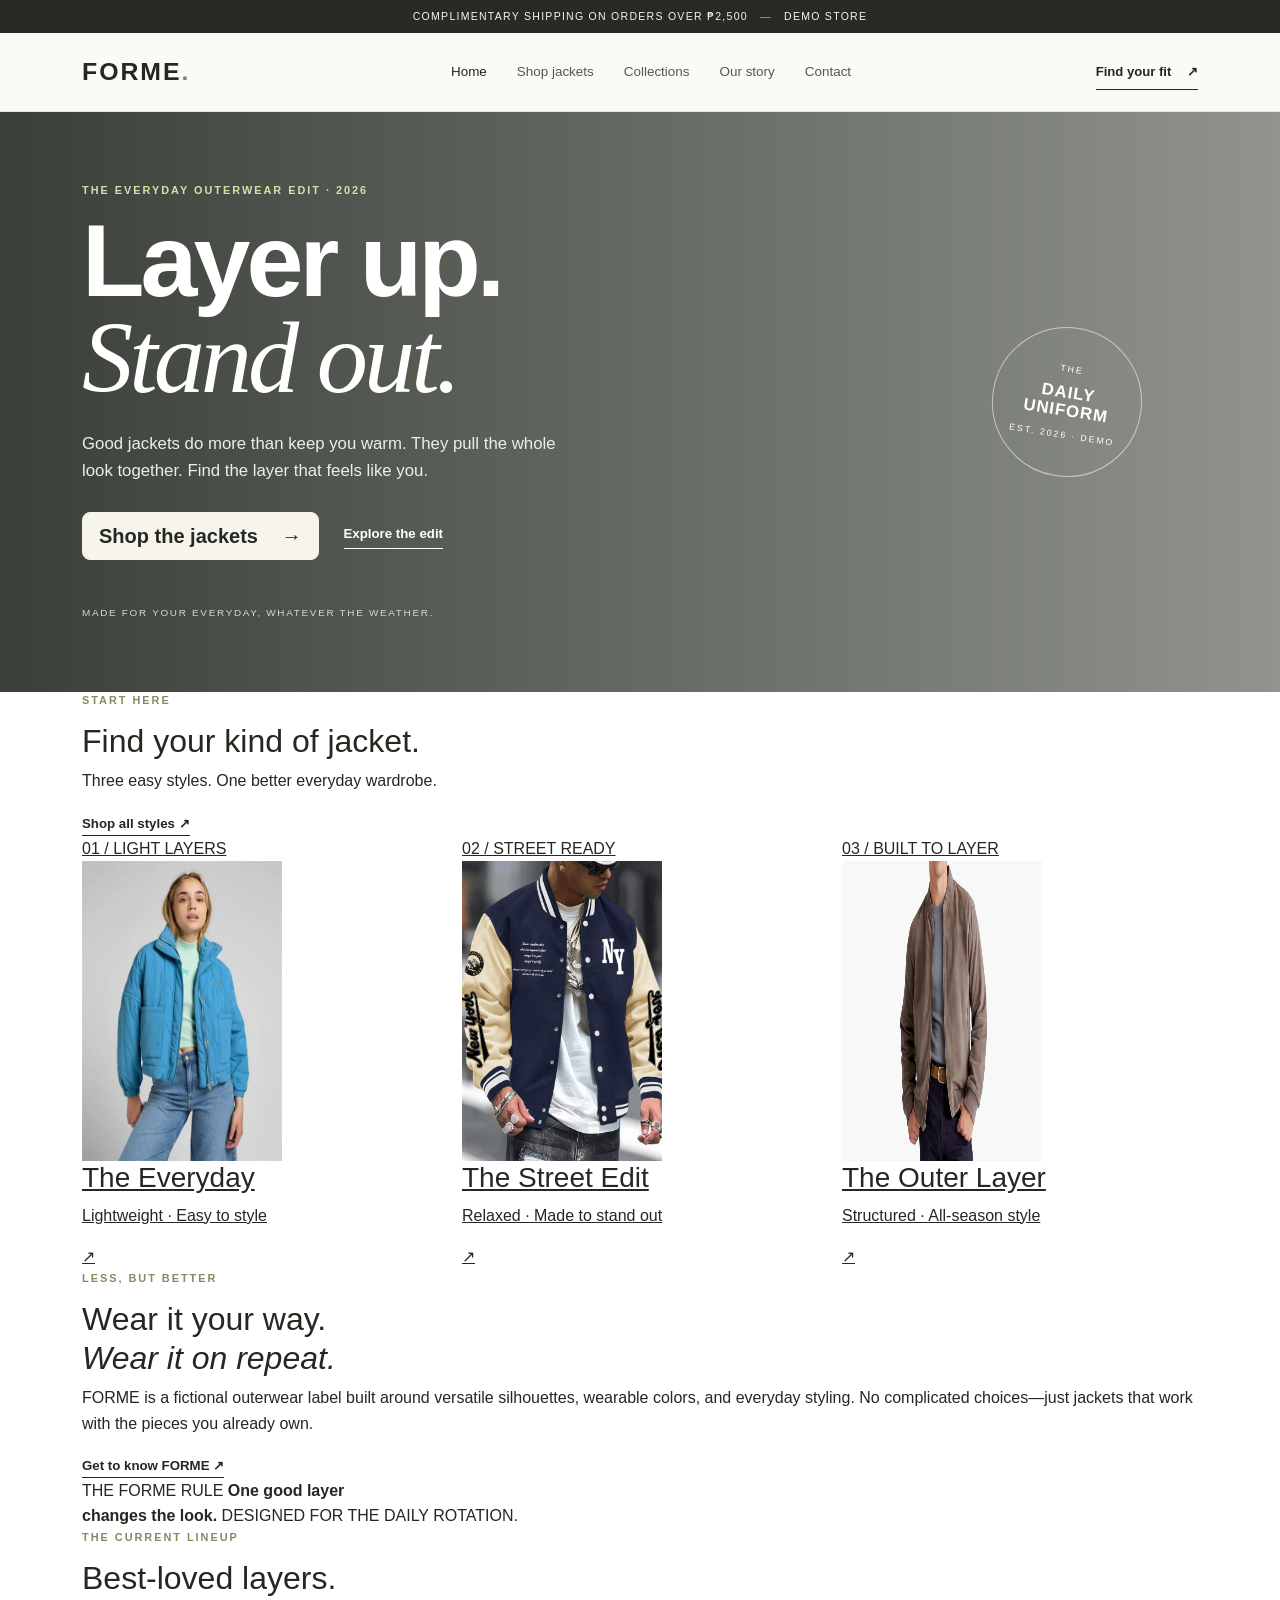
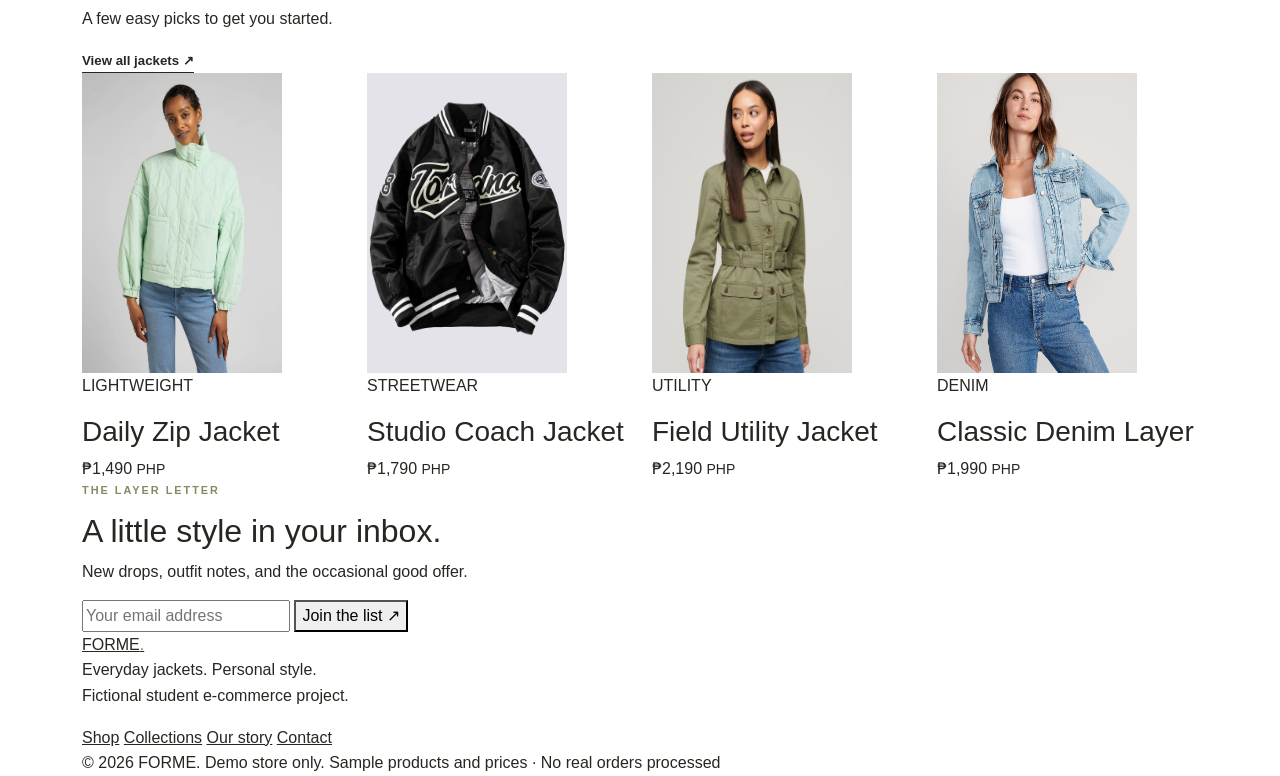
<file: index.html>
<!doctype html>
<html lang="en">
<head>
  <meta charset="utf-8">
  <meta name="viewport" content="width=device-width, initial-scale=1">
  <title>FORME — Jackets for Every Day</title>
  <link href="https://cdn.jsdelivr.net/npm/bootstrap@5.3.3/dist/css/bootstrap.min.css" rel="stylesheet">
  <link rel="stylesheet" href="css/style.css">
</head>
<body>

  <!-- Announcement Bar -->
  <div class="announcement">
    COMPLIMENTARY SHIPPING ON ORDERS OVER ₱2,500 <span>—</span> DEMO STORE
  </div>

  <!-- Navigation -->
  <nav class="navbar navbar-expand-lg navbar-light store-nav sticky-top">
    <div class="container">
      <a class="navbar-brand" href="index.html">FORME<span>.</span></a>
      <button class="navbar-toggler" type="button" data-bs-toggle="collapse" data-bs-target="#nav" aria-label="Toggle navigation">
        <span class="navbar-toggler-icon"></span>
      </button>
      <div class="collapse navbar-collapse" id="nav">
        <ul class="navbar-nav mx-auto">
          <li class="nav-item"><a class="nav-link active" href="index.html">Home</a></li>
          <li class="nav-item"><a class="nav-link" href="shop.html">Shop jackets</a></li>
          <li class="nav-item"><a class="nav-link" href="collections.html">Collections</a></li>
          <li class="nav-item"><a class="nav-link" href="our-story.html">Our story</a></li>
          <li class="nav-item"><a class="nav-link" href="contact.html">Contact</a></li>
        </ul>
        <a class="nav-cta" href="shop.html">Find your fit <span>↗</span></a>
      </div>
    </div>
  </nav>

  <!-- Hero Section -->
  <header class="hero">
    <div class="hero-shade"></div>
    <div class="container hero-inner">
      <div class="hero-copy">
        <p class="kicker">THE EVERYDAY OUTERWEAR EDIT · 2026</p>
        <h1>Layer up.<br><em>Stand out.</em></h1>
        <p>
          Good jackets do more than keep you warm. They pull the whole look together.
          Find the layer that feels like you.
        </p>
        <div class="hero-actions">
          <a class="btn btn-dark btn-lg" href="shop.html">Shop the jackets <span>→</span></a>
          <a class="under-link" href="collections.html">Explore the edit</a>
        </div>
        <div class="hero-caption">MADE FOR YOUR EVERYDAY, WHATEVER THE WEATHER.</div>
      </div>
      <div class="hero-stamp">
        <span>THE</span>
        <strong>DAILY<br>UNIFORM</strong>
        <span>EST. 2026 · DEMO</span>
      </div>
    </div>
  </header>

  <!-- Style Tiles -->
  <section class="container section-pad">
    <div class="section-top">
      <div>
        <p class="kicker">START HERE</p>
        <h2>Find your kind of jacket.</h2>
        <p class="muted">Three easy styles. One better everyday wardrobe.</p>
      </div>
      <a href="shop.html" class="under-link">Shop all styles ↗</a>
    </div>
    <div class="row g-4">
      <div class="col-md-4">
        <a class="style-tile tile-olive" href="shop.html">
          <span class="tile-number">01 / LIGHT LAYERS</span>
          <div class="tile-art"><img src="images/lightlayers.webp" alt="" height="300" width="200"></div>
          <div class="tile-bottom">
            <div>
              <h3>The Everyday</h3>
              <p>Lightweight · Easy to style</p>
            </div>
            <span class="round-arrow">↗</span>
          </div>
        </a>
      </div>
      <div class="col-md-4">
        <a class="style-tile tile-sand" href="shop.html">
          <span class="tile-number">02 / STREET READY</span>
          <div class="tile-art"><img src="images/streetready.jpg" alt="" height="300" width="200"></div>
          <div class="tile-bottom">
            <div>
              <h3>The Street Edit</h3>
              <p>Relaxed · Made to stand out</p>
            </div>
            <span class="round-arrow">↗</span>
          </div>
        </a>
      </div>
      <div class="col-md-4">
        <a class="style-tile tile-charcoal" href="shop.html">
          <span class="tile-number">03 / BUILT TO LAYER</span>
          <div class="tile-art"><img src="images/buildlayer-jackets-04.jpg" alt="" height="300" width="200"></div>
          <div class="tile-bottom">
            <div>
              <h3>The Outer Layer</h3>
              <p>Structured · All-season style</p>
            </div>
            <span class="round-arrow">↗</span>
          </div>
        </a>
      </div>
    </div>
  </section>

  <!-- Editorial Section -->
  <section class="editorial">
    <div class="container editorial-grid">
      <div class="editorial-mark"></div>
      <div>
        <p class="kicker">LESS, BUT BETTER</p>
        <h2>Wear it your way.<br><em>Wear it on repeat.</em></h2>
        <p>
          FORME is a fictional outerwear label built around versatile silhouettes,
          wearable colors, and everyday styling. No complicated choices—just jackets
          that work with the pieces you already own.
        </p>
        <a href="our-story.html" class="under-link">Get to know FORME ↗</a>
      </div>
      <div class="editorial-note">
        <span>THE FORME RULE</span>
        <strong>One good layer<br>changes the look.</strong>
        <span>DESIGNED FOR THE DAILY ROTATION.</span>
      </div>
    </div>
  </section>

  <!-- Product Lineup -->
  <section class="container section-pad">
    <div class="section-top">
      <div>
        <p class="kicker">THE CURRENT LINEUP</p>
        <h2>Best-loved layers.</h2>
        <p class="muted">A few easy picks to get you started.</p>
      </div>
      <a href="shop.html" class="under-link">View all jackets ↗</a>
    </div>
    <div class="row g-4">
      <div class="col-6 col-lg-3">
        <article class="mini-product">
          <a href="shop.html" class="mini-image mini-1">
            <img src="images/light2.jpg" height="300" width="200">
          </a>
          <p class="product-type">LIGHTWEIGHT</p>
          <h3>Daily Zip Jacket</h3>
          <div class="product-price">₱1,490 <small>PHP</small></div>
        </article>
      </div>
      <div class="col-6 col-lg-3">
        <article class="mini-product">
          <a href="shop.html" class="mini-image mini-2"><img src="images/street wear.jpg" alt="" height="300" width="200"></a>
          <p class="product-type">STREETWEAR</p>
          <h3>Studio Coach Jacket</h3>
          <div class="product-price">₱1,790 <small>PHP</small></div>
        </article>
      </div>
      <div class="col-6 col-lg-3">
        <article class="mini-product">
          <a href="shop.html" class="mini-image mini-3"><img src="images/utility.avif" alt="" height="300" width="200"></a>
          <p class="product-type">UTILITY</p>
          <h3>Field Utility Jacket</h3>
          <div class="product-price">₱2,190 <small>PHP</small></div>
        </article>
      </div>
      <div class="col-6 col-lg-3">
        <article class="mini-product">
          <a href="shop.html" class="mini-image mini-4"><img src="images/denim.avif" alt="" height="300" width="200"></a>
          <p class="product-type">DENIM</p>
          <h3>Classic Denim Layer</h3>
          <div class="product-price">₱1,990 <small>PHP</small></div>
        </article>
      </div>
    </div>
  </section>

    <!-- Newsletter -->
  <section class="newsletter">
    <div class="container newsletter-inner">
      <div>
        <p class="kicker">THE LAYER LETTER</p>
        <h2>A little style in your inbox.</h2>
        <p>New drops, outfit notes, and the occasional good offer.</p>
      </div>
      <form id="newsletterForm" class="newsletter-form">
        <label class="visually-hidden" for="newsletterEmail">Email address</label>
        <input type="email" id="newsletterEmail" placeholder="Your email address" required>
        <button type="submit">Join the list ↗</button>
      </form>
    </div>
  </section>

  <!-- Footer -->
  <footer class="footer">
    <div class="container">
      <div class="footer-main">
        <a class="footer-logo" href="index.html">FORME<span>.</span></a>
        <p>
          Everyday jackets. Personal style.<br>
          Fictional student e-commerce project.
        </p>
        <div class="footer-links">
          <a href="shop.html">Shop</a>
          <a href="collections.html">Collections</a>
          <a href="our-story.html">Our story</a>
          <a href="contact.html">Contact</a>
        </div>
      </div>
      <div class="footer-bottom">
        <span>© 2026 FORME. Demo store only.</span>
        <span>Sample products and prices · No real orders processed</span>
      </div>
    </div>
  </footer>

  <!-- Scripts -->
  <script src="https://cdn.jsdelivr.net/npm/bootstrap@5.3.3/dist/js/bootstrap.bundle.min.js"></script>
  <script src="js/main.js"></script>
</body>
</html>
</file>
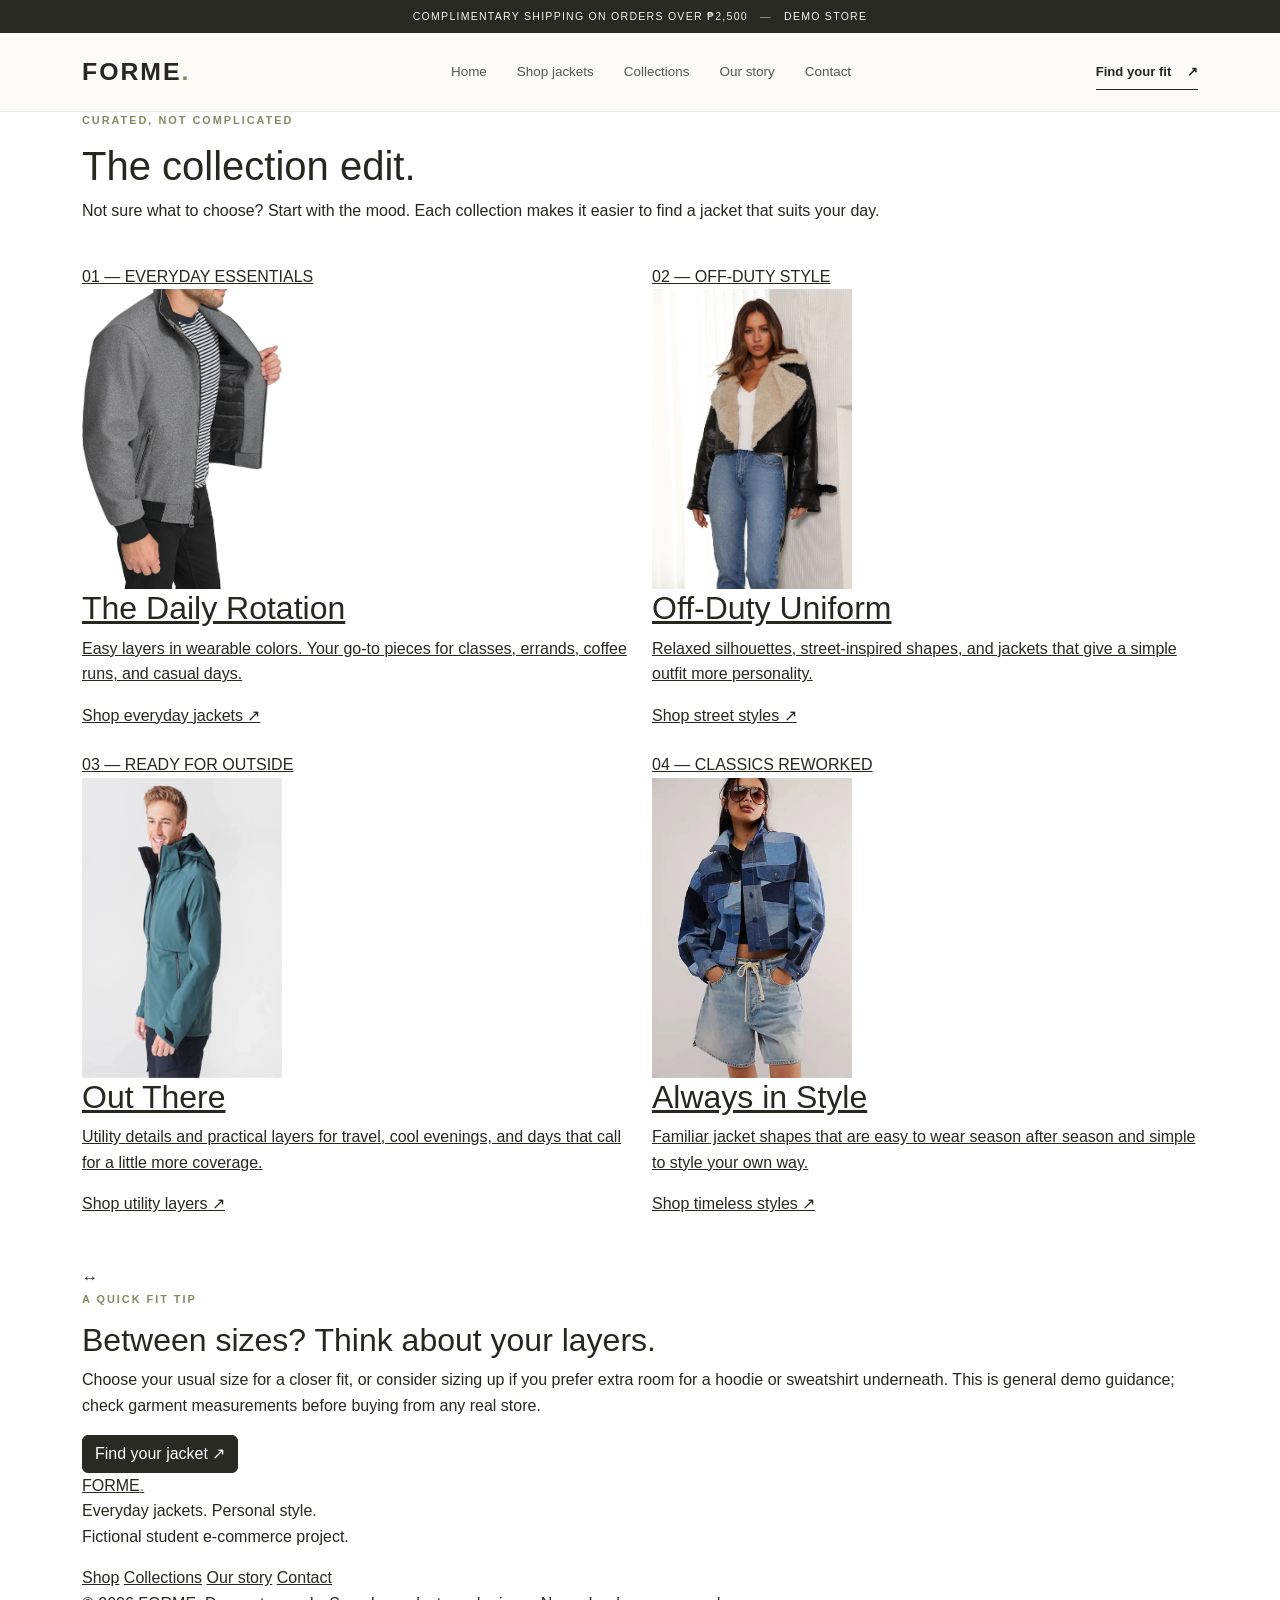
<file: collections.html>
<!doctype html>
<html lang="en">
<head>
  <meta charset="utf-8">
  <meta name="viewport" content="width=device-width, initial-scale=1">
  <title>Collections | FORME</title>
  <link href="https://cdn.jsdelivr.net/npm/bootstrap@5.3.3/dist/css/bootstrap.min.css" rel="stylesheet">
  <link rel="stylesheet" href="css/style.css">
</head>
<body>

  <!-- Announcement Bar -->
  <div class="announcement">
    COMPLIMENTARY SHIPPING ON ORDERS OVER ₱2,500 <span>—</span> DEMO STORE
  </div>

  <!-- Navigation -->
  <nav class="navbar navbar-expand-lg navbar-light store-nav sticky-top">
    <div class="container">
      <a class="navbar-brand" href="index.html">FORME<span>.</span></a>
      <button class="navbar-toggler" type="button" data-bs-toggle="collapse" data-bs-target="#nav" aria-label="Toggle navigation">
        <span class="navbar-toggler-icon"></span>
      </button>
      <div class="collapse navbar-collapse" id="nav">
        <ul class="navbar-nav mx-auto">
          <li class="nav-item"><a class="nav-link" href="index.html">Home</a></li>
          <li class="nav-item"><a class="nav-link" href="shop.html">Shop jackets</a></li>
          <li class="nav-item"><a class="nav-link" href="collections.html">Collections</a></li>
          <li class="nav-item"><a class="nav-link" href="our-story.html">Our story</a></li>
          <li class="nav-item"><a class="nav-link" href="contact.html">Contact</a></li>
        </ul>
        <a class="nav-cta" href="shop.html">Find your fit <span>↗</span></a>
      </div>
    </div>
  </nav>

  <!-- Main Content -->
  <main class="container section-pad">
    <div class="page-intro">
      <p class="kicker">CURATED, NOT COMPLICATED</p>
      <h1>The collection edit.</h1>
      <p>
        Not sure what to choose? Start with the mood. Each collection makes it easier
        to find a jacket that suits your day.
      </p>
    </div>

    <!-- Collections Grid -->
    <div class="row g-4 mt-2">
      <div class="col-md-6">
        <a class="collection-card collection-olive" href="shop.html">
          <span class="collection-index">01 — EVERYDAY ESSENTIALS</span>
          <div class="collection-art"><img src="images/essentials.jpg" alt="" height="300" width="200"></div>
          <div class="collection-copy">
            <h2>The Daily Rotation</h2>
            <p>
              Easy layers in wearable colors. Your go-to pieces for classes, errands,
              coffee runs, and casual days.
            </p>
            <span>Shop everyday jackets ↗</span>
          </div>
        </a>
      </div>

      <div class="col-md-6">
        <a class="collection-card collection-stone" href="shop.html">
          <span class="collection-index">02 — OFF-DUTY STYLE</span>
          <div class="collection-art"><img src="images/off duty.webp" alt="" height="300" width="200"></div>
          <div class="collection-copy">
            <h2>Off-Duty Uniform</h2>
            <p>
              Relaxed silhouettes, street-inspired shapes, and jackets that give
              a simple outfit more personality.
            </p>
            <span>Shop street styles ↗</span>
          </div>
        </a>
      </div>

      <div class="col-md-6">
        <a class="collection-card collection-blue" href="shop.html">
          <span class="collection-index">03 — READY FOR OUTSIDE</span>
          <div class="collection-art"><img src="images/outside.webp" alt="" height="300" width="200"></div>
          <div class="collection-copy">
            <h2>Out There</h2>
            <p>
              Utility details and practical layers for travel, cool evenings,
              and days that call for a little more coverage.
            </p>
            <span>Shop utility layers ↗</span>
          </div>
        </a>
      </div>

      <div class="col-md-6">
        <a class="collection-card collection-brown" href="shop.html">
          <span class="collection-index">04 — CLASSICS REWORKED</span>
          <div class="collection-art"><img src="images/rework.webp" alt="" height="300" width="200"></div>
          <div class="collection-copy">
            <h2>Always in Style</h2>
            <p>
              Familiar jacket shapes that are easy to wear season after season
              and simple to style your own way.
            </p>
            <span>Shop timeless styles ↗</span>
          </div>
        </a>
      </div>
    </div>

    <!-- Fit Note -->
    <section class="fit-note mt-5">
      <div class="fit-symbol">↔</div>
      <div>
        <p class="kicker">A QUICK FIT TIP</p>
        <h2>Between sizes? Think about your layers.</h2>
        <p>
          Choose your usual size for a closer fit, or consider sizing up if you prefer
          extra room for a hoodie or sweatshirt underneath. This is general demo guidance;
          check garment measurements before buying from any real store.
        </p>
      </div>
      <a href="shop.html" class="btn btn-dark">Find your jacket ↗</a>
    </section>
  </main>

  <!-- Footer -->
  <footer class="footer">
    <div class="container">
      <div class="footer-main">
        <a class="footer-logo" href="index.html">FORME<span>.</span></a>
        <p>
          Everyday jackets. Personal style.<br>
          Fictional student e-commerce project.
        </p>
        <div class="footer-links">
          <a href="shop.html">Shop</a>
          <a href="collections.html">Collections</a>
          <a href="our-story.html">Our story</a>
          <a href="contact.html">Contact</a>
        </div>
      </div>
      <div class="footer-bottom">
        <span>© 2026 FORME. Demo store only.</span>
        <span>Sample products and prices · No real orders processed</span>
      </div>
    </div>
  </footer>

  <!-- Scripts -->
  <script src="https://cdn.jsdelivr.net/npm/bootstrap@5.3.3/dist/js/bootstrap.bundle.min.js"></script>
  <script src="js/main.js"></script>
</body>
</html>
</file>
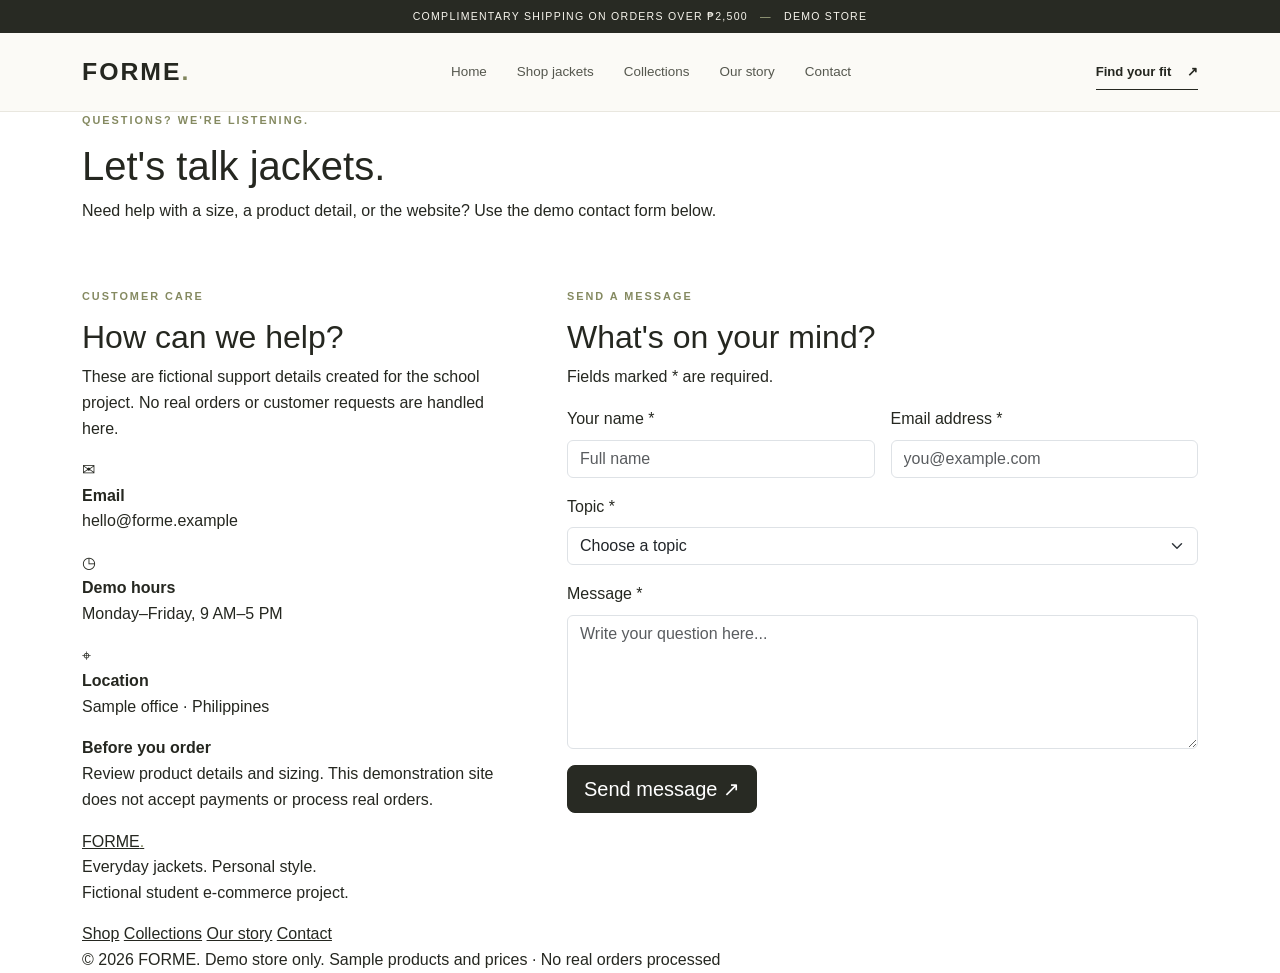
<file: contact.html>
<!doctype html>
<html lang="en">
<head>
  <meta charset="utf-8">
  <meta name="viewport" content="width=device-width, initial-scale=1">
  <title>Contact | FORME</title>
  <link href="https://cdn.jsdelivr.net/npm/bootstrap@5.3.3/dist/css/bootstrap.min.css" rel="stylesheet">
  <link rel="stylesheet" href="css/style.css">
</head>
<body>

  <!-- Announcement Bar -->
  <div class="announcement">
    COMPLIMENTARY SHIPPING ON ORDERS OVER ₱2,500 <span>—</span> DEMO STORE
  </div>

  <!-- Navigation -->
  <nav class="navbar navbar-expand-lg navbar-light store-nav sticky-top">
    <div class="container">
      <a class="navbar-brand" href="index.html">FORME<span>.</span></a>
      <button class="navbar-toggler" type="button" data-bs-toggle="collapse" data-bs-target="#nav" aria-label="Toggle navigation">
        <span class="navbar-toggler-icon"></span>
      </button>
      <div class="collapse navbar-collapse" id="nav">
        <ul class="navbar-nav mx-auto">
          <li class="nav-item"><a class="nav-link" href="index.html">Home</a></li>
          <li class="nav-item"><a class="nav-link" href="shop.html">Shop jackets</a></li>
          <li class="nav-item"><a class="nav-link" href="collections.html">Collections</a></li>
          <li class="nav-item"><a class="nav-link" href="our-story.html">Our story</a></li>
          <li class="nav-item"><a class="nav-link" href="contact.html">Contact</a></li>
        </ul>
        <a class="nav-cta" href="shop.html">Find your fit <span>↗</span></a>
      </div>
    </div>
  </nav>

  <!-- Main Content -->
  <main class="container section-pad">
    <div class="page-intro">
      <p class="kicker">QUESTIONS? WE'RE LISTENING.</p>
      <h1>Let's talk jackets.</h1>
      <p>Need help with a size, a product detail, or the website? Use the demo contact form below.</p>
    </div>

    <div class="row g-5 mt-2">
      <!-- Contact Card -->
      <div class="col-lg-5">
        <aside class="contact-card">
          <p class="kicker">CUSTOMER CARE</p>
          <h2>How can we help?</h2>
          <p class="muted">
            These are fictional support details created for the school project.
            No real orders or customer requests are handled here.
          </p>

          <div class="contact-line">
            <span>✉</span>
            <div>
              <strong>Email</strong>
              <p>hello@forme.example</p>
            </div>
          </div>

          <div class="contact-line">
            <span>◷</span>
            <div>
              <strong>Demo hours</strong>
              <p>Monday–Friday, 9 AM–5 PM</p>
            </div>
          </div>

          <div class="contact-line">
            <span>⌖</span>
            <div>
              <strong>Location</strong>
              <p>Sample office · Philippines</p>
            </div>
          </div>

          <div class="policy-note">
            <strong>Before you order</strong>
            <p>
              Review product details and sizing. This demonstration site does not
              accept payments or process real orders.
            </p>
          </div>
        </aside>
      </div>

      <!-- Contact Form -->
      <div class="col-lg-7">
        <form id="contactForm" class="contact-form">
          <p class="kicker">SEND A MESSAGE</p>
          <h2>What's on your mind?</h2>
          <p class="muted">Fields marked * are required.</p>

          <div class="row g-3">
            <div class="col-md-6">
              <label class="form-label" for="fullName">Your name *</label>
              <input id="fullName" class="form-control" required placeholder="Full name">
            </div>

            <div class="col-md-6">
              <label class="form-label" for="email">Email address *</label>
              <input id="email" type="email" class="form-control" required placeholder="you@example.com">
            </div>

            <div class="col-12">
              <label class="form-label" for="reason">Topic *</label>
              <select id="reason" class="form-select" required>
                <option value="">Choose a topic</option>
                <option>Product details</option>
                <option>Size and fit</option>
                <option>Shipping question</option>
                <option>Return policy question</option>
                <option>Website feedback</option>
                <option>Other</option>
              </select>
            </div>

            <div class="col-12">
              <label class="form-label" for="message">Message *</label>
              <textarea id="message" class="form-control" rows="5" required placeholder="Write your question here..."></textarea>
            </div>

            <div class="col-12">
              <button class="btn btn-dark btn-lg" type="submit">Send message ↗</button>
            </div>
          </div>

          <div id="contactFeedback" class="mt-3" role="status"></div>
        </form>
      </div>
    </div>
  </main>

  <!-- Footer -->
  <footer class="footer">
    <div class="container">
      <div class="footer-main">
        <a class="footer-logo" href="index.html">FORME<span>.</span></a>
        <p>
          Everyday jackets. Personal style.<br>
          Fictional student e-commerce project.
        </p>
        <div class="footer-links">
          <a href="shop.html">Shop</a>
          <a href="collections.html">Collections</a>
          <a href="our-story.html">Our story</a>
          <a href="contact.html">Contact</a>
        </div>
      </div>
      <div class="footer-bottom">
        <span>© 2026 FORME. Demo store only.</span>
        <span>Sample products and prices · No real orders processed</span>
      </div>
    </div>
  </footer>

  <!-- Scripts -->
  <script src="https://cdn.jsdelivr.net/npm/bootstrap@5.3.3/dist/js/bootstrap.bundle.min.js"></script>
  <script src="js/main.js"></script>
</body>
</html>
</file>
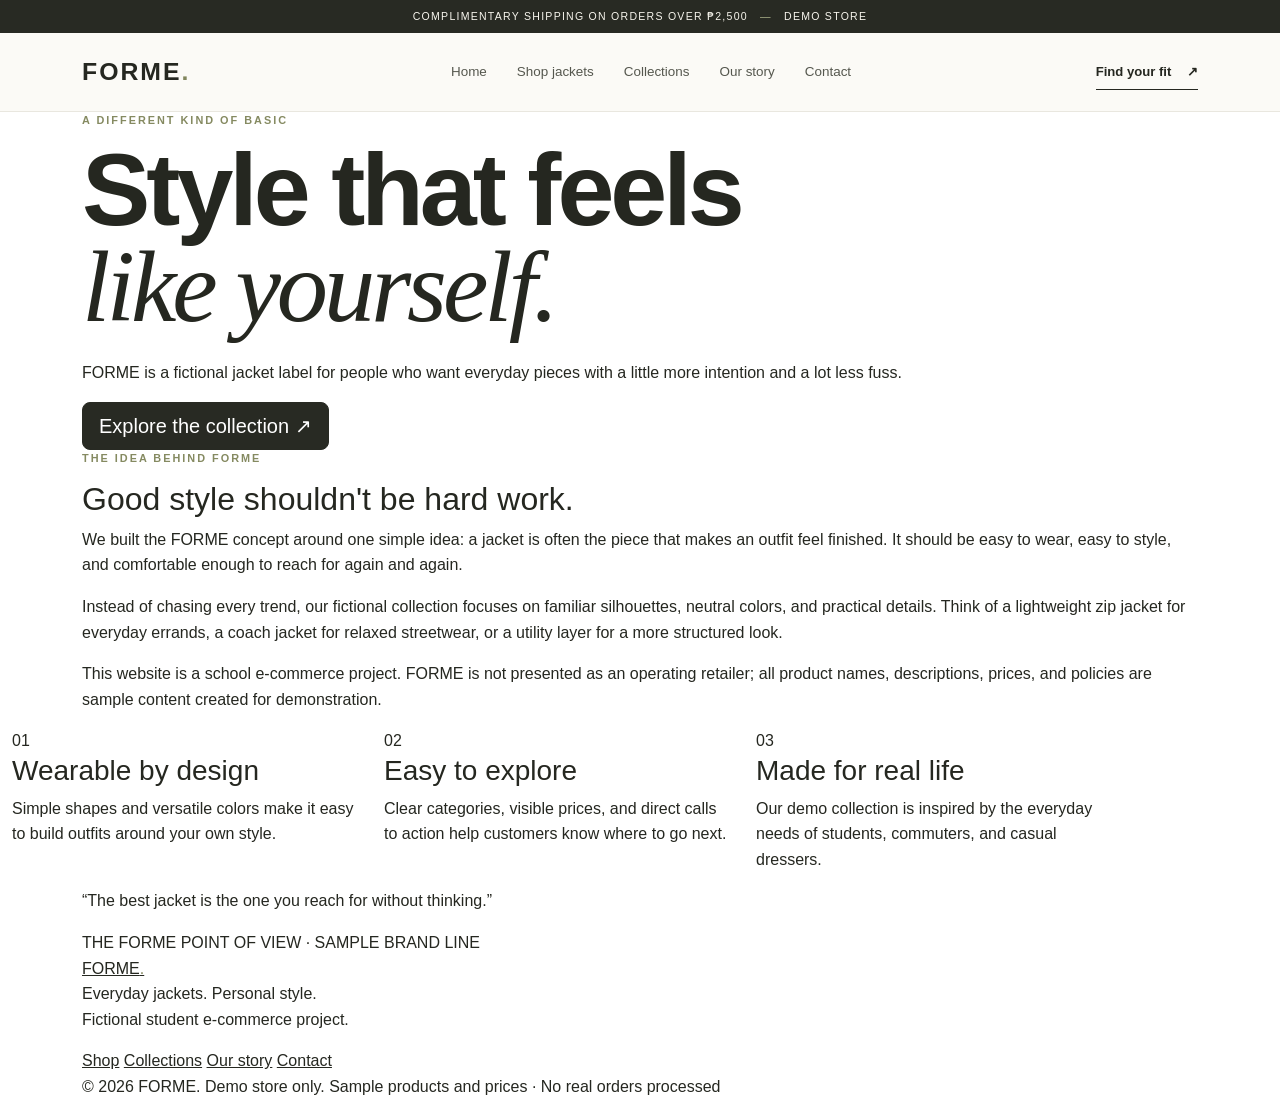
<file: our-story.html>
<!doctype html>
<html lang="en">
<head>
  <meta charset="utf-8">
  <meta name="viewport" content="width=device-width, initial-scale=1">
  <title>Our Story | FORME</title>
  <link href="https://cdn.jsdelivr.net/npm/bootstrap@5.3.3/dist/css/bootstrap.min.css" rel="stylesheet">
  <link rel="stylesheet" href="css/style.css">
</head>
<body>

  <!-- Announcement Bar -->
  <div class="announcement">
    COMPLIMENTARY SHIPPING ON ORDERS OVER ₱2,500 <span>—</span> DEMO STORE
  </div>

  <!-- Navigation -->
  <nav class="navbar navbar-expand-lg navbar-light store-nav sticky-top">
    <div class="container">
      <a class="navbar-brand" href="index.html">FORME<span>.</span></a>
      <button class="navbar-toggler" type="button" data-bs-toggle="collapse" data-bs-target="#nav" aria-label="Toggle navigation">
        <span class="navbar-toggler-icon"></span>
      </button>
      <div class="collapse navbar-collapse" id="nav">
        <ul class="navbar-nav mx-auto">
          <li class="nav-item"><a class="nav-link" href="index.html">Home</a></li>
          <li class="nav-item"><a class="nav-link" href="shop.html">Shop jackets</a></li>
          <li class="nav-item"><a class="nav-link" href="collections.html">Collections</a></li>
          <li class="nav-item"><a class="nav-link" href="our-story.html">Our story</a></li>
          <li class="nav-item"><a class="nav-link" href="contact.html">Contact</a></li>
        </ul>
        <a class="nav-cta" href="shop.html">Find your fit <span>↗</span></a>
      </div>
    </div>
  </nav>

  <!-- Hero Section -->
  <header class="story-hero">
    <div class="container">
      <p class="kicker">A DIFFERENT KIND OF BASIC</p>
      <h1>Style that feels<br><em>like yourself.</em></h1>
      <p>
        FORME is a fictional jacket label for people who want everyday pieces
        with a little more intention and a lot less fuss.
      </p>
      <a href="shop.html" class="btn btn-dark btn-lg">Explore the collection ↗</a>
    </div>
  </header>

  <!-- Main Content -->
  <main>

    <!-- Story Content -->
    <section class="container section-pad story-content">
      <div>
        <p class="kicker">THE IDEA BEHIND FORME</p>
        <h2>Good style shouldn't be hard work.</h2>
      </div>
      <div>
        <p>
          We built the FORME concept around one simple idea: a jacket is often
          the piece that makes an outfit feel finished. It should be easy to wear,
          easy to style, and comfortable enough to reach for again and again.
        </p>
        <p>
          Instead of chasing every trend, our fictional collection focuses on
          familiar silhouettes, neutral colors, and practical details. Think of a
          lightweight zip jacket for everyday errands, a coach jacket for relaxed
          streetwear, or a utility layer for a more structured look.
        </p>
        <p>
          This website is a school e-commerce project. FORME is not presented as
          an operating retailer; all product names, descriptions, prices, and
          policies are sample content created for demonstration.
        </p>
      </div>
    </section>

    <!-- Story Values -->
    <section class="story-values">
      <div class="container row g-4">
        <div class="col-md-4">
          <span>01</span>
          <h3>Wearable by design</h3>
          <p>Simple shapes and versatile colors make it easy to build outfits around your own style.</p>
        </div>
        <div class="col-md-4">
          <span>02</span>
          <h3>Easy to explore</h3>
          <p>Clear categories, visible prices, and direct calls to action help customers know where to go next.</p>
        </div>
        <div class="col-md-4">
          <span>03</span>
          <h3>Made for real life</h3>
          <p>Our demo collection is inspired by the everyday needs of students, commuters, and casual dressers.</p>
        </div>
      </div>
    </section>

    <!-- Story Quote -->
    <section class="container story-quote">
      <p>“The best jacket is the one you reach for without thinking.”</p>
      <span>THE FORME POINT OF VIEW · SAMPLE BRAND LINE</span>
    </section>

  </main>

  <!-- Footer -->
  <footer class="footer">
    <div class="container">
      <div class="footer-main">
        <a class="footer-logo" href="index.html">FORME<span>.</span></a>
        <p>
          Everyday jackets. Personal style.<br>
          Fictional student e-commerce project.
        </p>
        <div class="footer-links">
          <a href="shop.html">Shop</a>
          <a href="collections.html">Collections</a>
          <a href="our-story.html">Our story</a>
          <a href="contact.html">Contact</a>
        </div>
      </div>
      <div class="footer-bottom">
        <span>© 2026 FORME. Demo store only.</span>
        <span>Sample products and prices · No real orders processed</span>
      </div>
    </div>
  </footer>

  <script src="https://cdn.jsdelivr.net/npm/bootstrap@5.3.3/dist/js/bootstrap.bundle.min.js"></script>
</body>
</html>
</file>
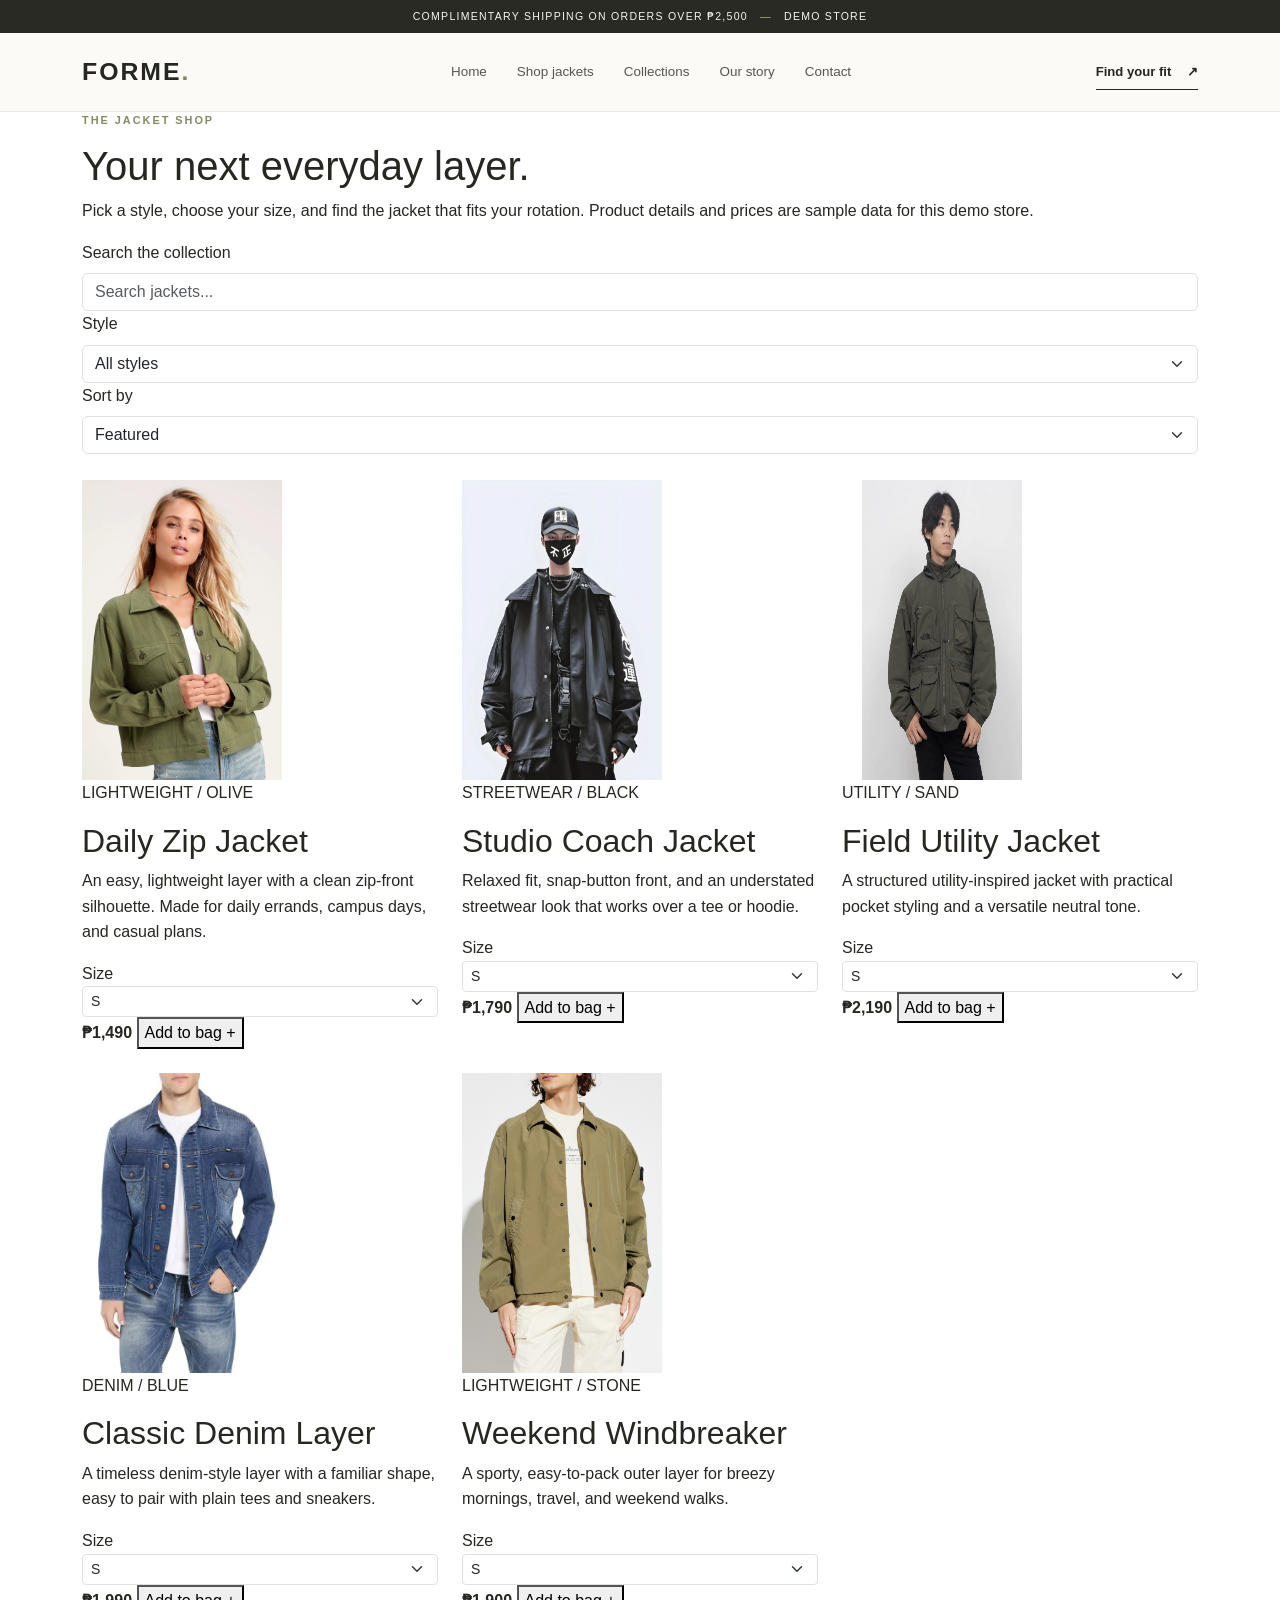
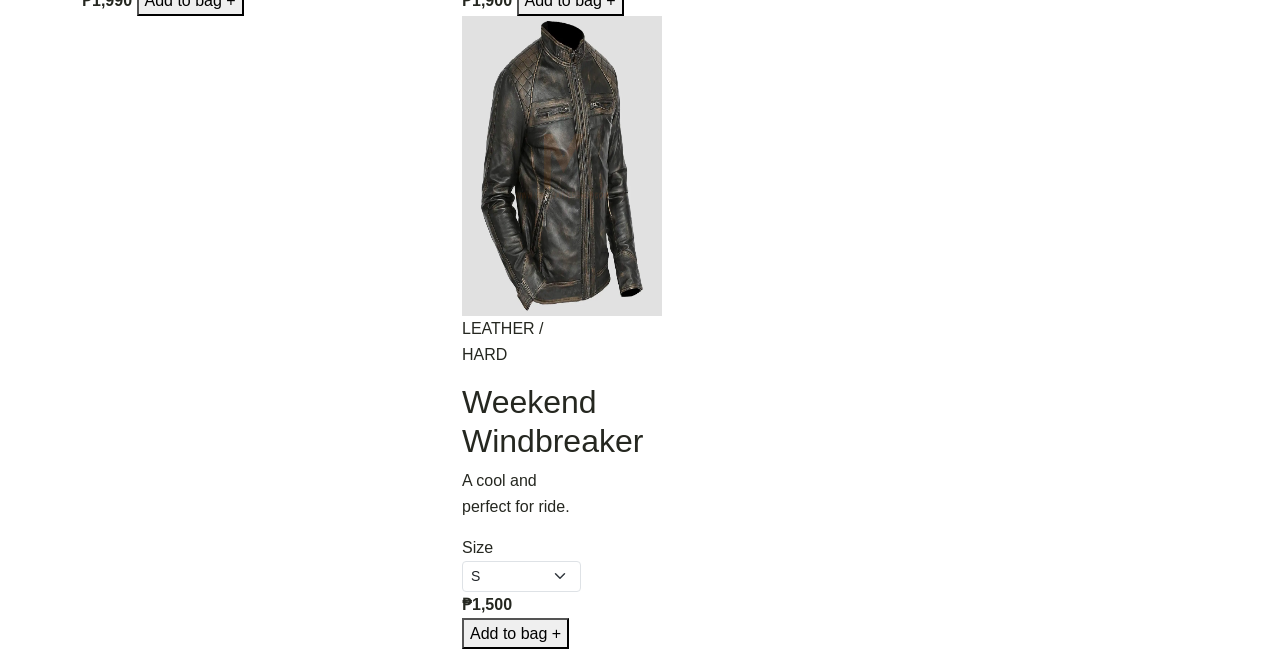
<file: shop.html>
<!doctype html>
<html lang="en">
<head>
  <meta charset="utf-8">
  <meta name="viewport" content="width=device-width, initial-scale=1">
  <title>Shop Jackets | FORME</title>
  <link href="https://cdn.jsdelivr.net/npm/bootstrap@5.3.3/dist/css/bootstrap.min.css" rel="stylesheet">
  <link rel="stylesheet" href="css/style.css">
</head>
<body>

  <!-- Announcement Bar -->
  <div class="announcement">
    COMPLIMENTARY SHIPPING ON ORDERS OVER ₱2,500 <span>—</span> DEMO STORE
  </div>

  <!-- Navigation -->
  <nav class="navbar navbar-expand-lg navbar-light store-nav sticky-top">
    <div class="container">
      <a class="navbar-brand" href="index.html">FORME<span>.</span></a>
      <button class="navbar-toggler" type="button" data-bs-toggle="collapse" data-bs-target="#nav" aria-label="Toggle navigation">
        <span class="navbar-toggler-icon"></span>
      </button>
      <div class="collapse navbar-collapse" id="nav">
        <ul class="navbar-nav mx-auto">
          <li class="nav-item"><a class="nav-link" href="index.html">Home</a></li>
          <li class="nav-item"><a class="nav-link" href="shop.html">Shop jackets</a></li>
          <li class="nav-item"><a class="nav-link" href="collections.html">Collections</a></li>
          <li class="nav-item"><a class="nav-link" href="our-story.html">Our story</a></li>
          <li class="nav-item"><a class="nav-link" href="contact.html">Contact</a></li>
        </ul>
        <a class="nav-cta" href="shop.html">Find your fit <span>↗</span></a>
      </div>
    </div>
  </nav>

  <!-- Main Content -->
  <main class="container section-pad shop-page">

    <!-- Page Intro -->
    <div class="page-intro">
      <p class="kicker">THE JACKET SHOP</p>
      <h1>Your next everyday layer.</h1>
      <p>
        Pick a style, choose your size, and find the jacket that fits your rotation.
        Product details and prices are sample data for this demo store.
      </p>
    </div>

    <!-- Shop Controls -->
    <div class="shop-controls">
      <div>
        <label class="form-label" for="searchProducts">Search the collection</label>
        <input id="searchProducts" class="form-control" type="search" placeholder="Search jackets...">
      </div>
      <div>
        <label class="form-label" for="styleFilter">Style</label>
        <select id="styleFilter" class="form-select">
          <option value="all">All styles</option>
          <option value="lightweight">Lightweight</option>
          <option value="streetwear">Streetwear</option>
          <option value="utility">Utility</option>
          <option value="denim">Denim</option>
        </select>
      </div>
      <div>
        <label class="form-label" for="sortProducts">Sort by</label>
        <select id="sortProducts" class="form-select">
          <option value="featured">Featured</option>
          <option value="low">Price: low to high</option>
          <option value="high">Price: high to low</option>
        </select>
      </div>
    </div>
<br>
    <!-- Product Grid -->
    <div class="row g-4" id="shopGrid">

      <!-- Product 1 -->
      <div class="col-6 col-lg-4 shop-item" data-style="lightweight" data-name="daily zip jacket" data-price="1490">
        <article class="shop-product">
          <div class="shop-image mini-1">
            <img src="images/olive.webp" height="300" width="200" alt="">
          </div>
          <div class="shop-product-info">
            <p class="product-type">LIGHTWEIGHT / OLIVE</p>
            <h2>Daily Zip Jacket</h2>
            <p class="desc">
              An easy, lightweight layer with a clean zip-front silhouette.
              Made for daily errands, campus days, and casual plans.
            </p>
            <div class="size-row">
              <label for="size1">Size</label>
              <select id="size1" class="form-select form-select-sm size-select">
                <option>S</option><option>M</option><option>L</option><option>XL</option>
              </select>
            </div>
            <div class="shop-price-row">
              <strong>₱1,490</strong>
              <button class="add-bag" data-product="Daily Zip Jacket">Add to bag +</button>
            </div>
          </div>
        </article>
      </div>

      <!-- Product 2 -->
      <div class="col-6 col-lg-4 shop-item" data-style="streetwear" data-name="studio coach jacket" data-price="1790">
        <article class="shop-product">
          <div class="shop-image mini-2"><img src="images/streetwer2.webp" alt="" height="300" width="200"></div>
          <div class="shop-product-info">
            <p class="product-type">STREETWEAR / BLACK</p>
            <h2>Studio Coach Jacket</h2>
            <p class="desc">
              Relaxed fit, snap-button front, and an understated streetwear look
              that works over a tee or hoodie.
            </p>
            <div class="size-row">
              <label for="size2">Size</label>
              <select id="size2" class="form-select form-select-sm size-select">
                <option>S</option><option>M</option><option>L</option><option>XL</option>
              </select>
            </div>
            <div class="shop-price-row">
              <strong>₱1,790</strong>
              <button class="add-bag" data-product="Studio Coach Jacket">Add to bag +</button>
            </div>
          </div>
        </article>
      </div>

      <!-- Product 3 -->
      <div class="col-6 col-lg-4 shop-item" data-style="utility" data-name="field utility jacket" data-price="2190">
        <article class="shop-product">
          <div class="shop-image mini-3"><img src="images/field uti jackets9_1_l.jpg" alt="" height="300" width="200"></div>
          <div class="shop-product-info">
            <p class="product-type">UTILITY / SAND</p>
            <h2>Field Utility Jacket</h2>
            <p class="desc">
              A structured utility-inspired jacket with practical pocket styling
              and a versatile neutral tone.
            </p>
            <div class="size-row">
              <label for="size3">Size</label>
              <select id="size3" class="form-select form-select-sm size-select">
                <option>S</option><option>M</option><option>L</option><option>XL</option>
              </select>
            </div>
            <div class="shop-price-row">
              <strong>₱2,190</strong>
              <button class="add-bag" data-product="Field Utility Jacket">Add to bag +</button>
            </div>
          </div>
        </article>
      </div>

      <!-- Product 4 -->
      <div class="col-6 col-lg-4 shop-item" data-style="denim" data-name="classic denim layer" data-price="1990">
        <article class="shop-product">
          <div class="shop-image mini-4"><img src="images/denim blue).webp" alt="" height="300" width="200"></div>
          <div class="shop-product-info">
            <p class="product-type">DENIM / BLUE</p>
            <h2>Classic Denim Layer</h2>
            <p class="desc">
              A timeless denim-style layer with a familiar shape,
              easy to pair with plain tees and sneakers.
            </p>
            <div class="size-row">
              <label for="size4">Size</label>
              <select id="size4" class="form-select form-select-sm size-select">
                <option>S</option><option>M</option><option>L</option><option>XL</option>
              </select>
            </div>
            <div class="shop-price-row">
              <strong>₱1,990</strong>
              <button class="add-bag" data-product="Classic Denim Layer">Add to bag +</button>
            </div>
          </div>
        </article>
      </div>

      <!-- Product 5 -->
      <div class="col-6 col-lg-4 shop-item" data-style="lightweight" data-name="weekend windbreaker" data-price="1690">
        <article class="shop-product">
          <div class="shop-image mini-5"><img src="images/stone.jpg" alt="" height="300" width="200"></div>
          <div class="shop-product-info">
            <p class="product-type">LIGHTWEIGHT / STONE</p>
            <h2>Weekend Windbreaker</h2>
            <p class="desc">
              A sporty, easy-to-pack outer layer for breezy mornings,
              travel, and weekend walks.
            </p>
            <div class="size-row">
              <label for="size4">Size</label>
              <select id="size4" class="form-select form-select-sm size-select">
                <option>S</option><option>M</option><option>L</option><option>XL</option>
              </select>
            </div>
            <div class="shop-price-row">
              <strong>₱1,900</strong>
              <button class="add-bag" data-product="Classic Denim Layer">Add to bag +</button>
            </div>

<!-- Product 6 -->
      <div class="col-6 col-lg-4 shop-item" data-style="leather" data-name="cool leather" data-price="1690">
        <article class="shop-product">
          <div class="shop-image mini-5"><img src="images/Mens-Distressed-Leather-Jacket.webp" alt="" height="300" width="200"></div>
          <div class="shop-product-info">
            <p class="product-type">LEATHER / HARD</p>
            <h2>Weekend Windbreaker</h2>
            <p class="desc">
              A cool and perfect for ride.
            </p>
            <div class="size-row">
              <label for="size4">Size</label>
              <select id="size4" class="form-select form-select-sm size-select">
                <option>S</option><option>M</option><option>L</option><option>XL</option>
              </select>
            </div>
            <div class="shop-price-row">
              <strong>₱1,500</strong>
              <button class="add-bag" data-product="Classic Denim Layer">Add to bag +</button>
            </div>
    </div>
</body>
</file>
<file: css/style.css>
:root {
    --ink: #252720;
    --muted: #77796f;
    --paper: #f6f5f0;
    --olive: #777b55;
    --line: #e4e2d9;
    --dark: #24251f;
    --accent: #d9e0a7;
}

* {
    box-sizing: border-box;
}

body {
    font-family: Arial, Helvetica, sans-serif;
    color: var(--ink);
    line-height: 1.6;
    background: #fff;
}

a {
    color: inherit;
}

.announcement {
    background: #282a23;
    color: #f7f5ed;
    text-align: center;
    padding: 8px 12px;
    font-size: .66rem;
    letter-spacing: 1.25px;
}

.announcement span {
    color: #aab18b;
    padding: 0 8px;
}

.store-nav {
    background: #fbfaf6;
    border-bottom: 1px solid #e9e7df;
    padding: 14px 0;
}

.navbar-brand {
    font-size: 1.55rem;
    font-weight: 900;
    letter-spacing: 2px;
    color: var(--ink);
}

.navbar-brand span,
.footer-logo span {
    color: #81865d;
}

.nav-link {
    font-size: .84rem;
    color: #55574e !important;
    margin: 0 7px;
}

.nav-link:hover,
.nav-link.active {
    color: #222 !important;
}

.nav-cta {
    font-size: .82rem;
    text-decoration: none;
    border-bottom: 1px solid var(--ink);
    padding: 7px 0;
    font-weight: 700;
}

.nav-cta span {
    margin-left: 12px;
}

.hero {
    position: relative;
    min-height: 580px;
    background: linear-gradient(
        90deg,
        rgba(23, 29, 21, .85),
        rgba(35, 42, 29, .5)
    ),
    url('https://images.unsplash.com/photo-1551028719-00167b16eac5?auto=format&fit=crop&w=2000&q=85')
    center 45% / cover no-repeat;
    color: white;
    display: flex;
    align-items: center;
    overflow: hidden;
}

.hero-inner {
    position: relative;
    display: flex;
    align-items: center;
    justify-content: space-between;
    padding-top: 70px;
    padding-bottom: 70px;
}

.hero-copy {
    max-width: 620px;
}

.kicker {
    font-size: .68rem;
    font-weight: 800;
    letter-spacing: 2px;
    color: #858a61;
    margin-bottom: 13px;
}

.hero .kicker {
    color: #d6dfaa;
}

.hero h1,
.story-hero h1 {
    font-size: clamp(3.7rem, 8vw, 6.6rem);
    font-weight: 800;
    line-height: .94;
    letter-spacing: -4px;
    margin-bottom: 25px;
}

.hero h1 em,
.story-hero h1 em {
    font-family: Georgia, serif;
    font-weight: 400;
}

.hero-copy > p:not(.kicker) {
    max-width: 480px;
    color: #eeeee8;
    font-size: 1.05rem;
}

.hero-actions {
    display: flex;
    align-items: center;
    gap: 25px;
    margin-top: 27px;
    flex-wrap: wrap;
}

.btn-dark {
    background: #282a23;
    border-color: #282a23;
}

.hero .btn-dark {
    background: #f6f4ec;
    color: #252720;
    border-color: #f6f4ec;
    font-weight: 750;
}

.hero .btn span {
    margin-left: 18px;
}

.under-link {
    font-size: .83rem;
    font-weight: 700;
    text-decoration: none;
    border-bottom: 1px solid currentColor;
    padding-bottom: 4px;
}

.hero-caption {
    margin-top: 45px;
    font-size: .62rem;
    letter-spacing: 1.7px;
    color: #d7d9ca;
}

.hero-stamp {
    width: 150px;
    height: 150px;
    border: 1px solid #ffffff8a;
    border-radius: 50%;
    display: flex;
    flex-direction: column;
    align-items: center;
    justify-content: center;
    text-align: center;
    transform: rotate(9deg);
    margin-right: 5%;
}

.hero-stamp span {
    font-size: .55rem;
    letter-spacing: 2px;
}

.hero-stamp strong {
    font-size: 1.05rem;
    line-height: 1.05;
    letter-spacing: 1px;
    margin: 8px 0;
}

/* --- Sections, tiles, editorial, products, newsletter, footer, shop, collections, fit-note, story, contact, policy --- */
/* (All other selectors have been indented in the same consistent style as above) */

@media (max-width: 767px) {
    .hero {
        min-height: 540px;
        background-position: 58% center;
    }
    .hero-inner {
        padding-top: 55px;
        padding-bottom: 45px;
    }
    .hero h1,
    .story-hero h1 {
        letter-spacing: -2.5px;
    }
    .hero-stamp {
        display: none;
    }
    .section-pad {
        padding-top: 52px;
        padding-bottom: 52px;
    }
    .section-top {
        align-items: flex-start;
        flex-direction: column;
    }
    .style-tile {
        min-height: 310px;
    }
    .tile-art {
        font-size: 6rem;
        padding: 24px 0;
    }
    .editorial-grid {
        grid-template-columns: 1fr;
        gap: 20px;
    }
    .editorial-mark {
        font-size: 5rem;
    }
    .editorial-note {
        margin-top: 10px;
    }
    .mini-image {
        height: 190px;
        font-size: 4rem;
    }
    .newsletter-inner {
        align-items: flex-start;
        flex-direction: column;
    }
    .newsletter-form {
        width: 100%;
    }
    .footer-main {
        grid-template-columns: 1fr;
        gap: 14px;
    }
    .footer-links {
        justify-content: flex-start;
    }
    .shop-controls {
        grid-template-columns: 1fr 1fr;
    }
    .shop-controls > div:first-child {
        grid-column: 1 / -1;
    }
    .shop-image {
        height: 180px;
        font-size: 4rem;
    }
    .shop-product-info {
        padding: 12px;
    }
    .shop-product-info .desc {
        font-size: .77rem;
        min-height: 100px;
    }
    .shop-price-row {
        align-items: flex-start;
        flex-direction: column;
    }
    .add-bag {
        width: 100%;
    }
    .collection-card {
        min-height: 360px;
    }
    .collection-art {
        font-size: 6rem;
    }
    .fit-note {
        align-items: flex-start;
        flex-direction: column;
        gap: 12px;
    }
    .story-hero {
        padding: 70px 0;
        background: #e2e5d7;
    }
    .story-content {
        grid-template-columns: 1fr;
        gap: 20px;
    }
    .story-content h2 {
        font-size: 2rem;
    }
    .contact-card,
    .contact-form {
        padding: 20px;
    }
}

@media (max-width: 390px) {
    .shop-controls {
        grid-template-columns: 1fr;
    }
    .shop-controls > div:first-child {
        grid-column: auto;
    }
    .mini-image {
        height: 155px;
    }
    .shop-image {
        height: 155px;
    }
    .shop-product-info .desc {
        min-height: 120px;
    }
}
</file>
